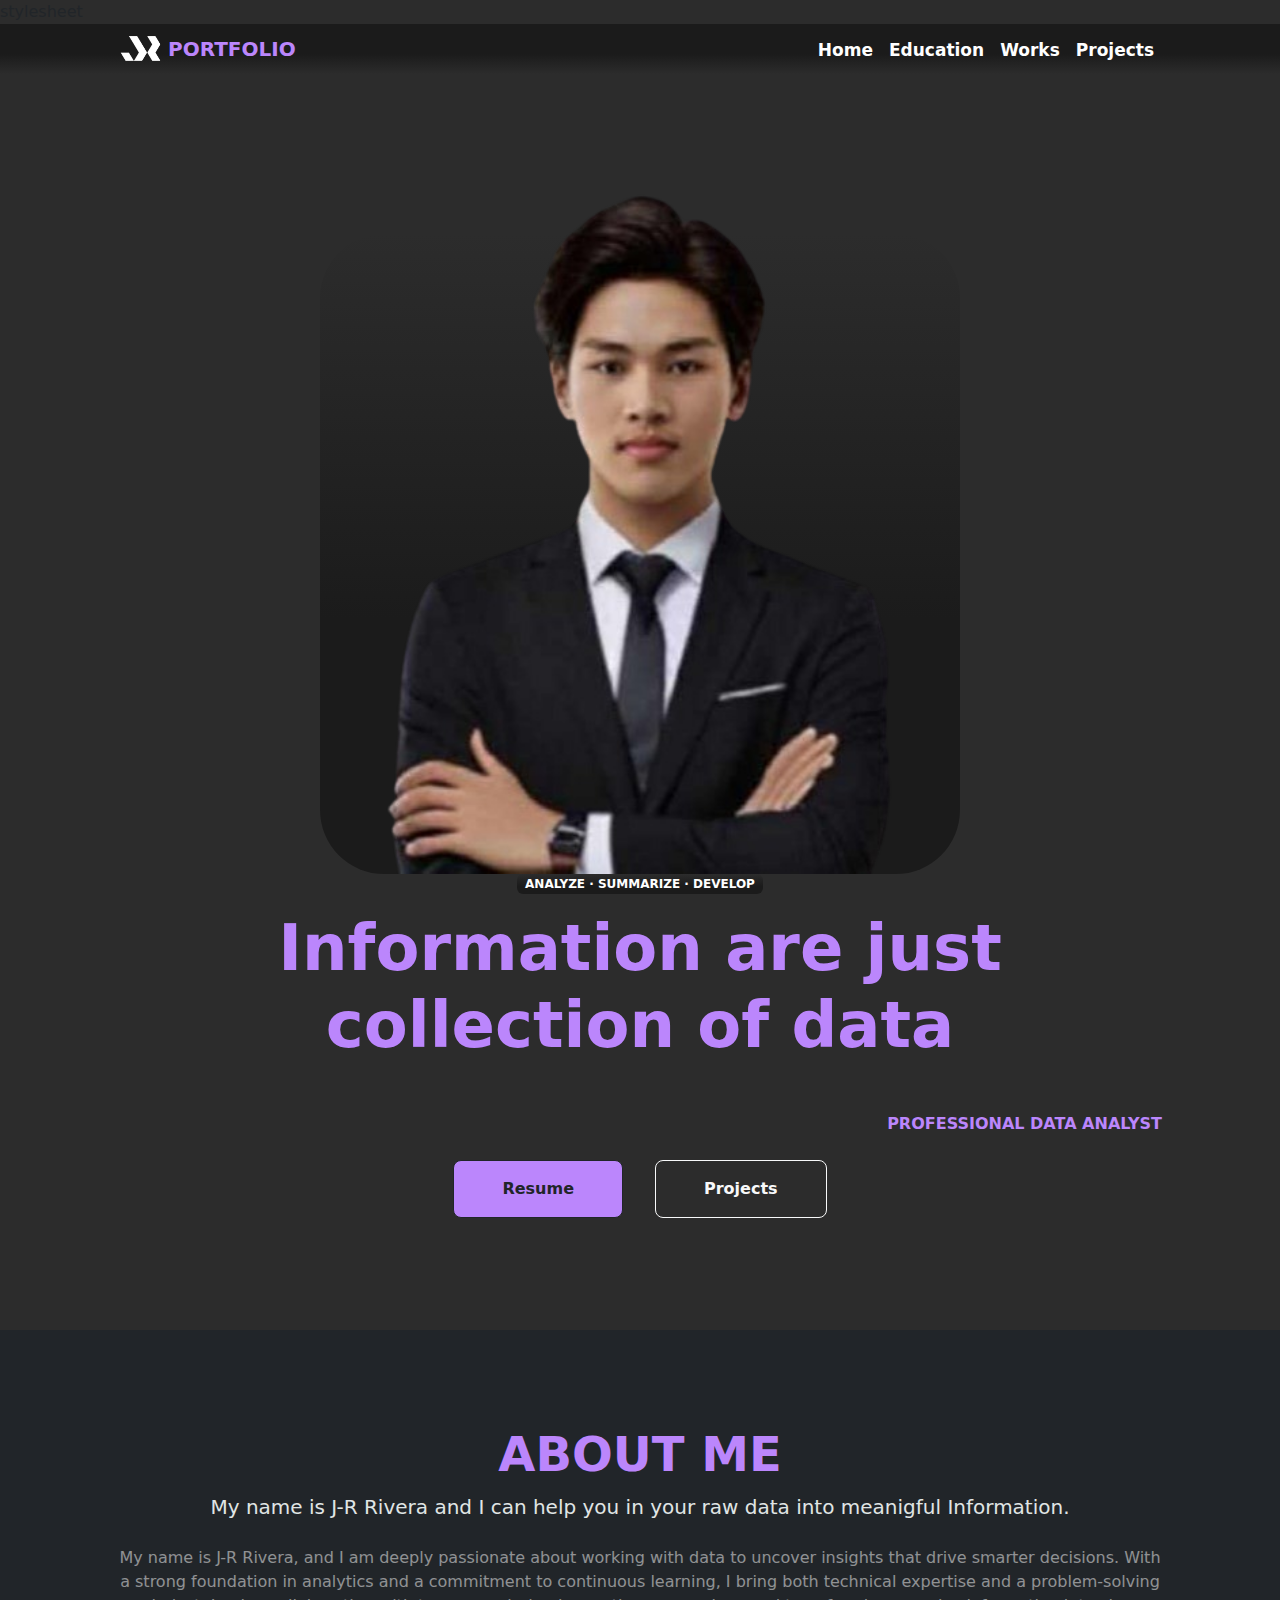
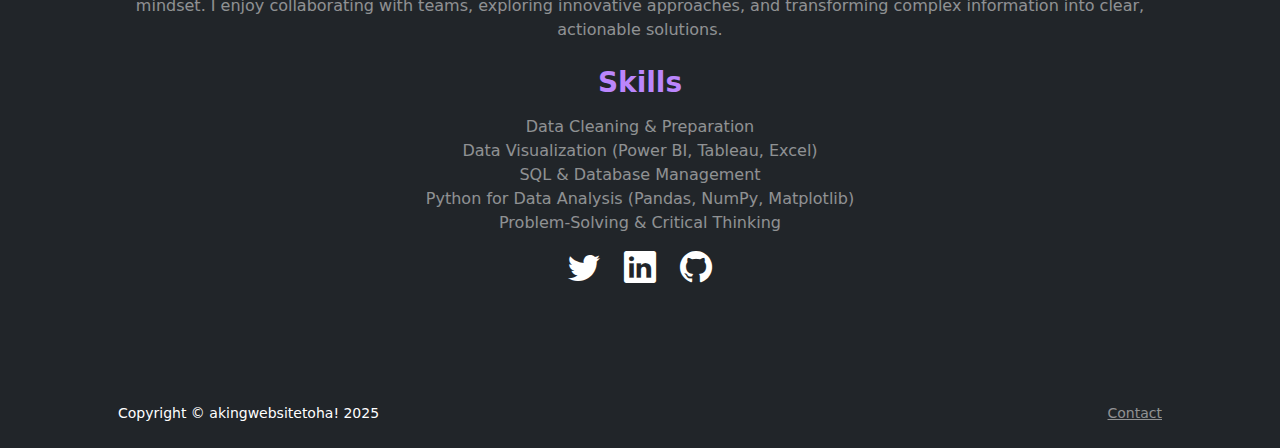
<file: index.html>
stylesheet<!DOCTYPE html>
<html lang="en">
<head>
  <meta charset="UTF-8">
  <meta name="viewport" content="width=device-width, initial-scale=1.0">
  <link rel="stylesheet" href="./bootstrap-5.3.7-dist/css/bootstrap.min.css">
  <link rel="stylesheet" href="design.css">
<link href="https://cdn.jsdelivr.net/npm/bootstrap-icons@1.8.1/font/bootstrap-icons.css" rel="stylesheet" />

  <script src="./bootstrap-5.3.7-dist/js/bootstrap.min.js"></script>
  <title>Portfolio</title>
</head>
<body class="d-flex flex-column h-100">
  <main class="flex-shrink-0">
    <nav class="navbar sticky-top navbar-expand-lg navbar-dark py-3">
      <div class="container px-5">
        <img src="./images/image-removebg-preview (1).png" href="index.html" alt="logo" width="50" height="30">
        <a class="navbar-brand" href="index.html"><span class="fw-bolder text-aliceblue">PORTFOLIO</span></a>
        <button class="navbar-toggler" type="button" data-bs-toggle="collapse" 
                data-bs-target="#navbarSupportedContent" aria-controls="navbarSupportedContent" 
                aria-expanded="false" aria-label="Toggle navigation">
          <span class="navbar-toggler-icon"></span>
        </button>
        <div class="collapse navbar-collapse" id="navbarSupportedContent">
          <ul class="navbar-nav ms-auto mb-2 mb-lg-0 small fw-bolder">
            <li class="nav-item"><a class="nav-link " href="index.html">Home</a></li>
            <li class="nav-item"><a class="nav-link" href="Education.html">Education</a></li>
       
            <li class="nav-item"><a class="nav-link" href="Works.html">Works</a></li>
            <li class="nav-item"><a class="nav-link" href="Projects.html">Projects</a></li>

          </ul>
        </div>
      </div>
    </nav>
 <header class="py-5">
                <div class="container px-5 pb-5">
                    <div class="row gx-5 align-items-center">
                        
                        <div class="col-xxl-7">
                           <!-- Header text content-->
                            <!-- Header  picture-->
                            <div class="d-flex justify-content-center mt-5 mt-xxl-0">
                                <div class="profile bg-gradient-primary-to-secondary">
                                    <!-- picture -->
                                    <img class="profile-img" src="./images/fdc45f35-34c0-4a87-b8de-c1d2f1d8788f-removebg-preview.png" alt="..." />
                                    </div>
                                </div>
                            </div>
                            <div class="col-xxl-5">
                           <!-- text -->
                            <div class="text-center text-xxl-start">
                                <div class="badge bg-gradient-primary-to-secondary text-white mb-3"><div class="text-uppercase">Analyze &middot; Summarize &middot; Develop</div></div>
                                <h1 class="display-3 fw-bolder mb-5"><span class="text-aliceblue d-inline">Information are just collection of data</span></h1>
                                <div class="fs-6 fw-bold text-aliceblue text-end mb-4">PROFESSIONAL DATA ANALYST</div>
                                <div class="d-grid gap-3 d-sm-flex justify-content-sm-center justify-content-xxl-start mb-3">
                                    <a id="Resume" class="btn btn-primary btn-outline-dark btn-lg px-5 py-3 me-sm-3 fs-6 fw-bolder" href="./resume/Resume.pdf">Resume</a>
                                    <a class="btn btn-outline-light btn-lg px-5 py-3 fs-6 fw-bolder" href="projects.html">Projects</a>
                                </div>
                            </div>
                        </div>
                        </div>
                    </div>
                </div>
            </header>
             <!-- About Meeee-->
            <section class="bg-dark py-5">
                <div class="container px-5">
                    <div class="row gx-5 justify-content-center">
                        <div class="col-xxl-8">
                            <div class="text-center my-5">
                                <h2 class="display-5 text-aliceblue text-uppercase fw-bolder"><span class="text-gradient d-inline">About Me</span></h2>
                                <p class="lead text-custom fw-light mb-4">My name is J-R Rivera and I can help you in your raw data into meanigful Information.</p>
                               <!-- Details -->
                                
                                        <p class="text-white-50">
                                          My name is J-R Rivera, and I am deeply passionate about working with data to uncover insights that drive smarter decisions. 
                                          With a strong foundation in analytics and a commitment to continuous learning, I bring both technical expertise and a 
                                          problem-solving mindset. I enjoy collaborating with teams, exploring innovative approaches, and transforming complex 
                                          information into clear, actionable solutions.
                                        </p>

                                        <!-- Skills -->
                                        <h3 class=" fw-bold mt-4 mb-3 text-aliceblue">Skills</h3>
                                        <ul class="text-white-50 list-custom list-unstyled">
                                          <li>Data Cleaning & Preparation</li>
                                          <li>Data Visualization (Power BI, Tableau, Excel)</li>
                                          <li>SQL & Database Management</li>
                                          <li>Python for Data Analysis (Pandas, NumPy, Matplotlib)</li>
                                          <li>Problem-Solving & Critical Thinking</li>
                                        </ul>

                                         <div class="d-flex justify-content-center fs-2 gap-4">

                                      <a class="text-white " href="#!"><i class="bi bi-twitter"></i></a>
                                      <a class="text-white " href="#!"><i class="bi bi-linkedin"></i></a>
                                      <a class="text-white " href="#!"><i class="bi bi-github"></i></a>
                                    </div>
                            </div>
                        </div>
                    </div>
                </div>
            </section>

  </main>
  <!-- footing  -->
  <footer class="bg-dark py-4 mt-auto">
            <div class="container px-5">
                <div class="row align-items-center justify-content-between flex-column flex-sm-row">
                    <div class="col-auto text-white"><div class="small m-0">Copyright &copy; akingwebsitetoha! 2025</div></div>
                    <div class="col-auto">
           
                        <a class="small text-white-50" href="contact.html">Contact</a>
                    </div>
                </div>
            </div>
        </footer>

        <script>
        document.getElementById('Resume').addEventListener('click', function() {
        window.alert("Go to my Resume?");
          });
        </script>
</body>
</html>
</file>
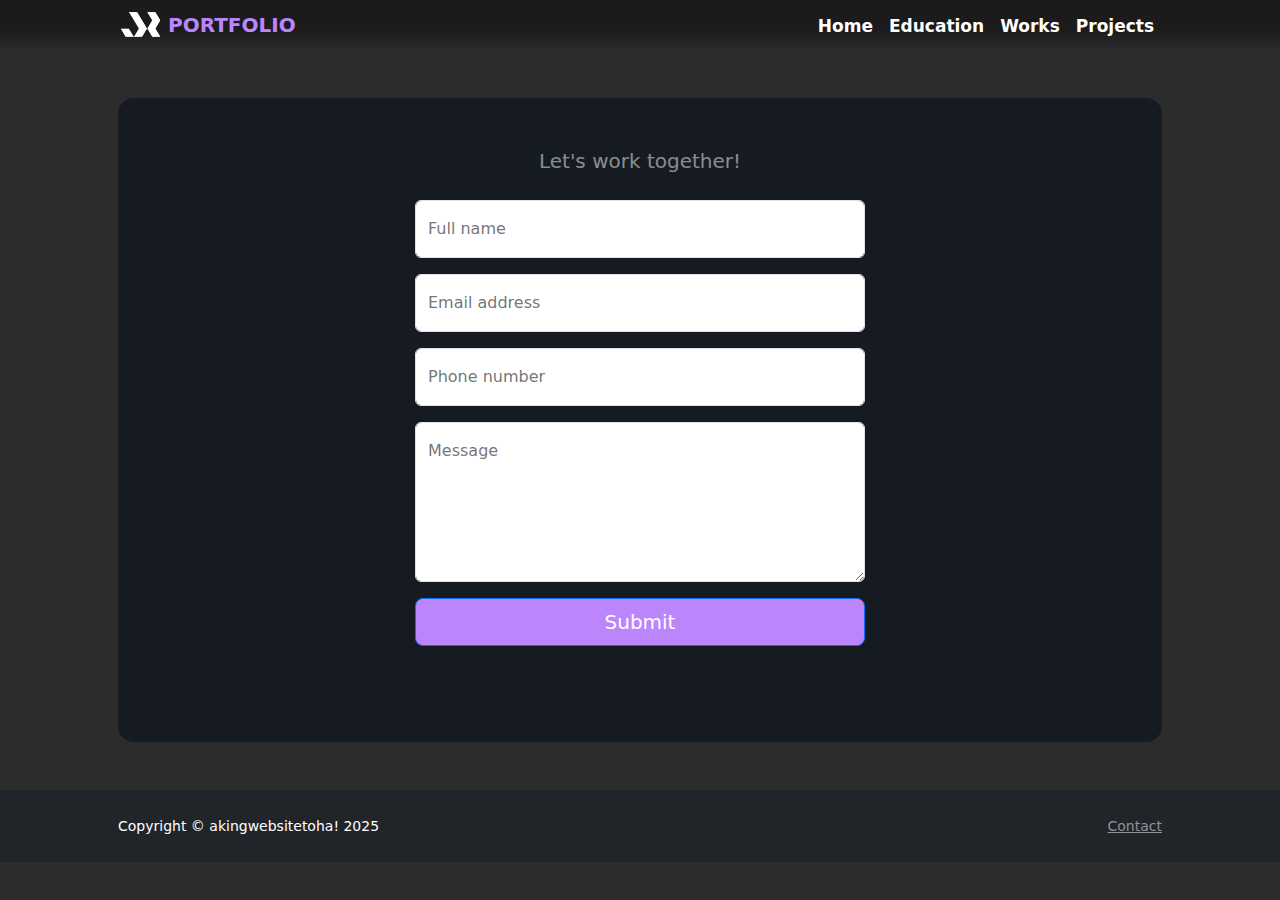
<file: contact.html>
<!DOCTYPE html>
<html lang="en">
<head>
  <meta charset="UTF-8">
  <meta name="viewport" content="width=device-width, initial-scale=1.0">
  <link rel="stylesheet" href="./bootstrap-5.3.7-dist/css/bootstrap.min.css">
  <link rel="stylesheet" href="design.css">
<link href="https://cdn.jsdelivr.net/npm/bootstrap-icons@1.8.1/font/bootstrap-icons.css" rel="stylesheet" />

  <script src="./bootstrap-5.3.7-dist/js/bootstrap.min.js"></script>
  <title>Portfolio</title>
</head>
<body class="d-flex flex-column h-100">
  <main class="flex-shrink-0">
    <nav class="navbar sticky-top navbar-expand-lg navbar-dark py-3">
      <div class="container px-5">
        <img src="./images/image-removebg-preview (1).png" href="index.html" alt="logo" width="50" height="30">
        <a class="navbar-brand" href="index.html"><span class="fw-bolder text-aliceblue">PORTFOLIO</span></a>
        <button class="navbar-toggler" type="button" data-bs-toggle="collapse" 
                data-bs-target="#navbarSupportedContent" aria-controls="navbarSupportedContent" 
                aria-expanded="false" aria-label="Toggle navigation">
          <span class="navbar-toggler-icon"></span>
        </button>
        <div class="collapse navbar-collapse" id="navbarSupportedContent">
          <ul class="navbar-nav ms-auto mb-2 mb-lg-0 small fw-bolder">
            <li class="nav-item"><a class="nav-link " href="index.html">Home</a></li>
            <li class="nav-item"><a class="nav-link" href="education.html">Education</a></li>
       
            <li class="nav-item"><a class="nav-link" href="works.html">Works</a></li>
            <li class="nav-item"><a class="nav-link" href="projects.html">Projects</a></li>
           
          </ul>
        </div>
      </div>
    </nav>

    <section class="py-5">
                <div class="container px-5">
                    <!-- Contact form-->
                    <div class="bg-secondary-custom rounded-4 py-5 px-4 px-md-5">
                        <div class="text-center mb-5">
                           
                            <p class="lead fw-normal text-white-50 mb-4">Let's work together!</p>
                       
                        <div class="row gx-5 justify-content-center">
                            <div class="col-lg-8 col-xl-6">
                     
                                <form id="contactForm" data-sb-form-api-token="API_TOKEN">
                                    <!-- Name input-->
                                    <div class="form-floating mb-3">
                                        <input class="form-control" id="name" type="text" placeholder="Enter your name..." data-sb-validations="required" />
                                        <label for="name">Full name</label>
                                        <div class="invalid-feedback" data-sb-feedback="name:required">A name is required.</div>
                                    </div>
                                    <!-- Email address input-->
                                    <div class="form-floating mb-3">
                                        <input class="form-control" id="email" type="email" placeholder="name@example.com" data-sb-validations="required,email" />
                                        <label for="email">Email address</label>
                                        <div class="invalid-feedback" data-sb-feedback="email:required">An email is required.</div>
                                        <div class="invalid-feedback" data-sb-feedback="email:email">Email is not valid.</div>
                                    </div>
                                    <!-- Phone number input-->
                                    <div class="form-floating mb-3">
                                        <input class="form-control" id="phone" type="tel" placeholder="(123) 456-7890" data-sb-validations="required" />
                                        <label for="phone">Phone number</label>
                                        <div class="invalid-feedback" data-sb-feedback="phone:required">A phone number is required.</div>
                                    </div>
                                    <!-- Message input-->
                                    <div class="form-floating mb-3">
                                        <textarea class="form-control" id="message" type="text" placeholder="Enter your message here..." style="height: 10rem" data-sb-validations="required"></textarea>
                                        <label for="message">Message</label>
                                        <div class="invalid-feedback" data-sb-feedback="message:required">A message is required.</div>
                                    </div>
                                  
                                    
                                  <!-- Submit Button-->
                                    <div class="d-grid"><button class="btn btn-primary btn-lg " id="submitButton" type="submit">Submit</button></div>
                                </form>
                            </div>
                        </div>
                    </div>
                </div>
            </section>
    

  </main>
  <!-- footing  -->
  <footer class="bg-dark py-4 mt-auto">
            <div class="container px-5">
                <div class="row align-items-center justify-content-between flex-column flex-sm-row">
                    <div class="col-auto text-white"><div class="small m-0">Copyright &copy; akingwebsitetoha! 2025</div></div>
                    <div class="col-auto">
                     
                        <a class="small text-white-50" href="contact.html">Contact</a>
                    </div>
                </div>
            </div>
        </footer>
</body>
</html>
</file>
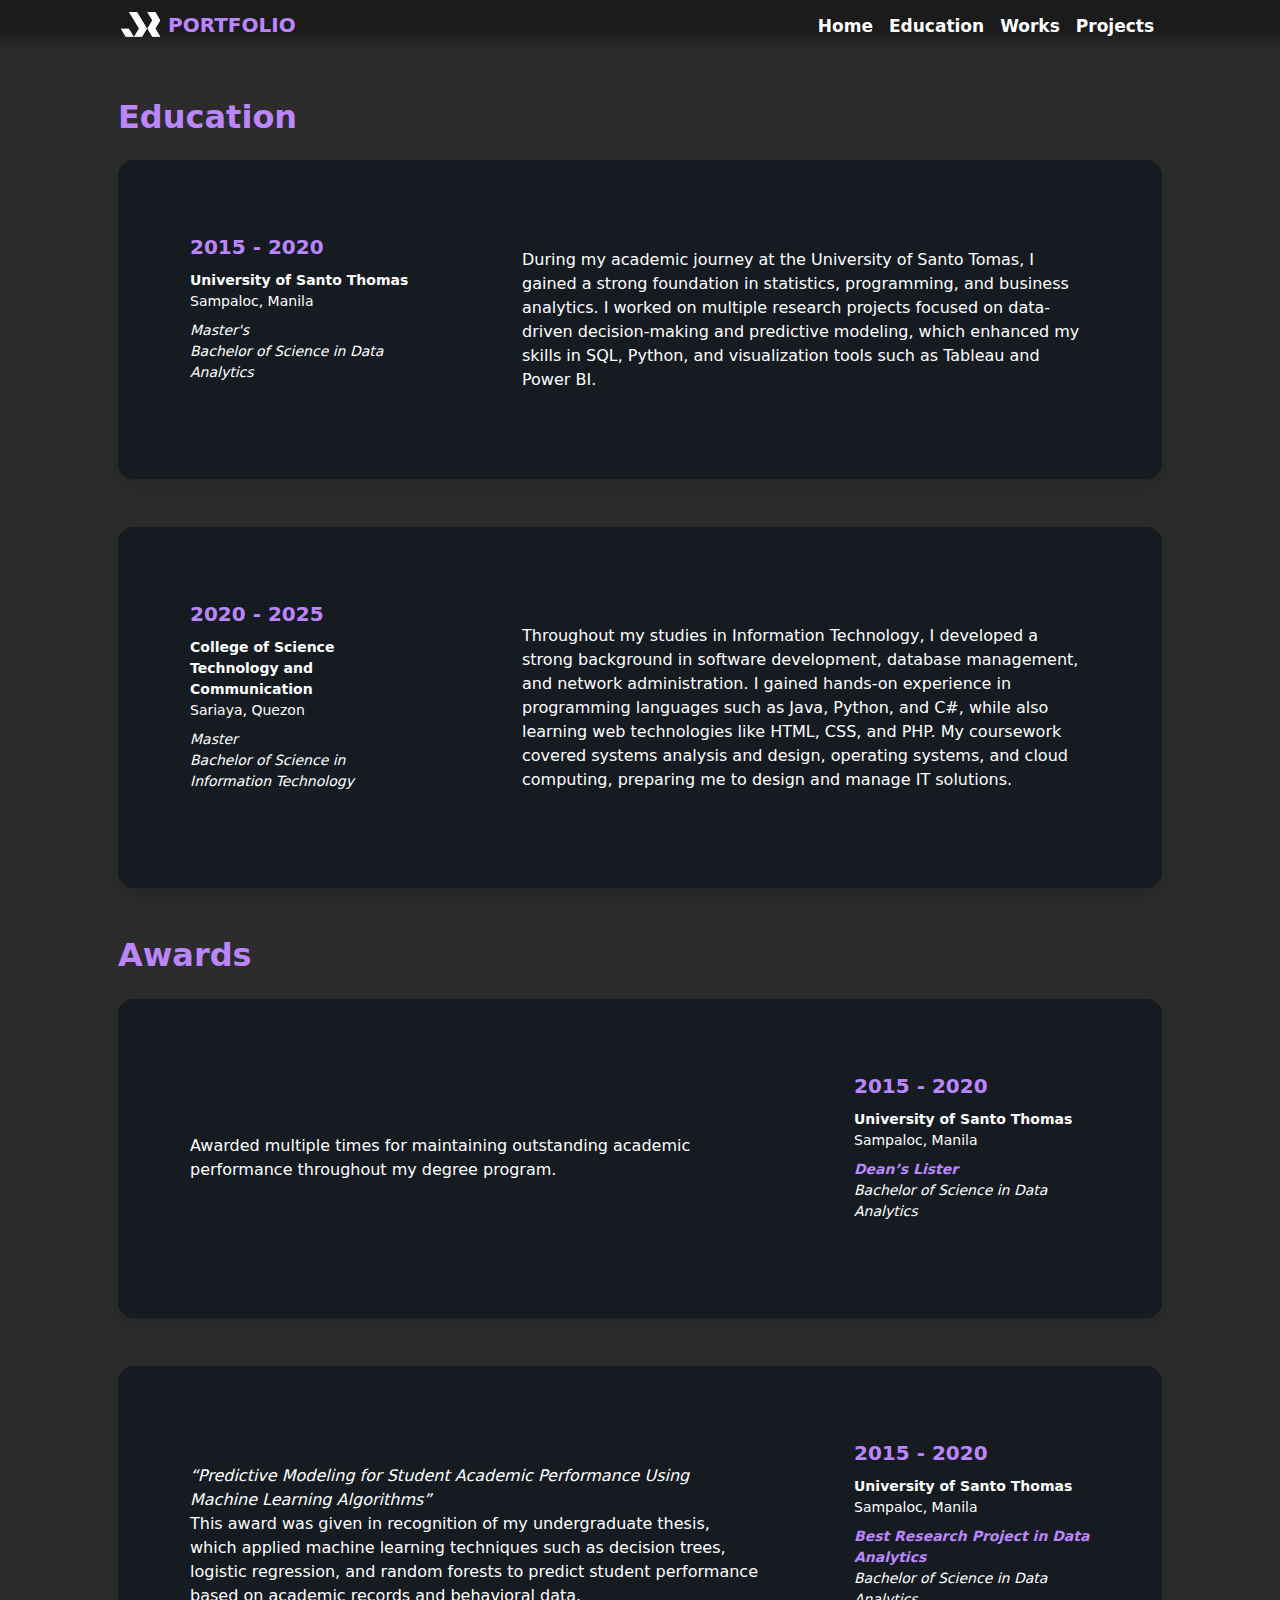
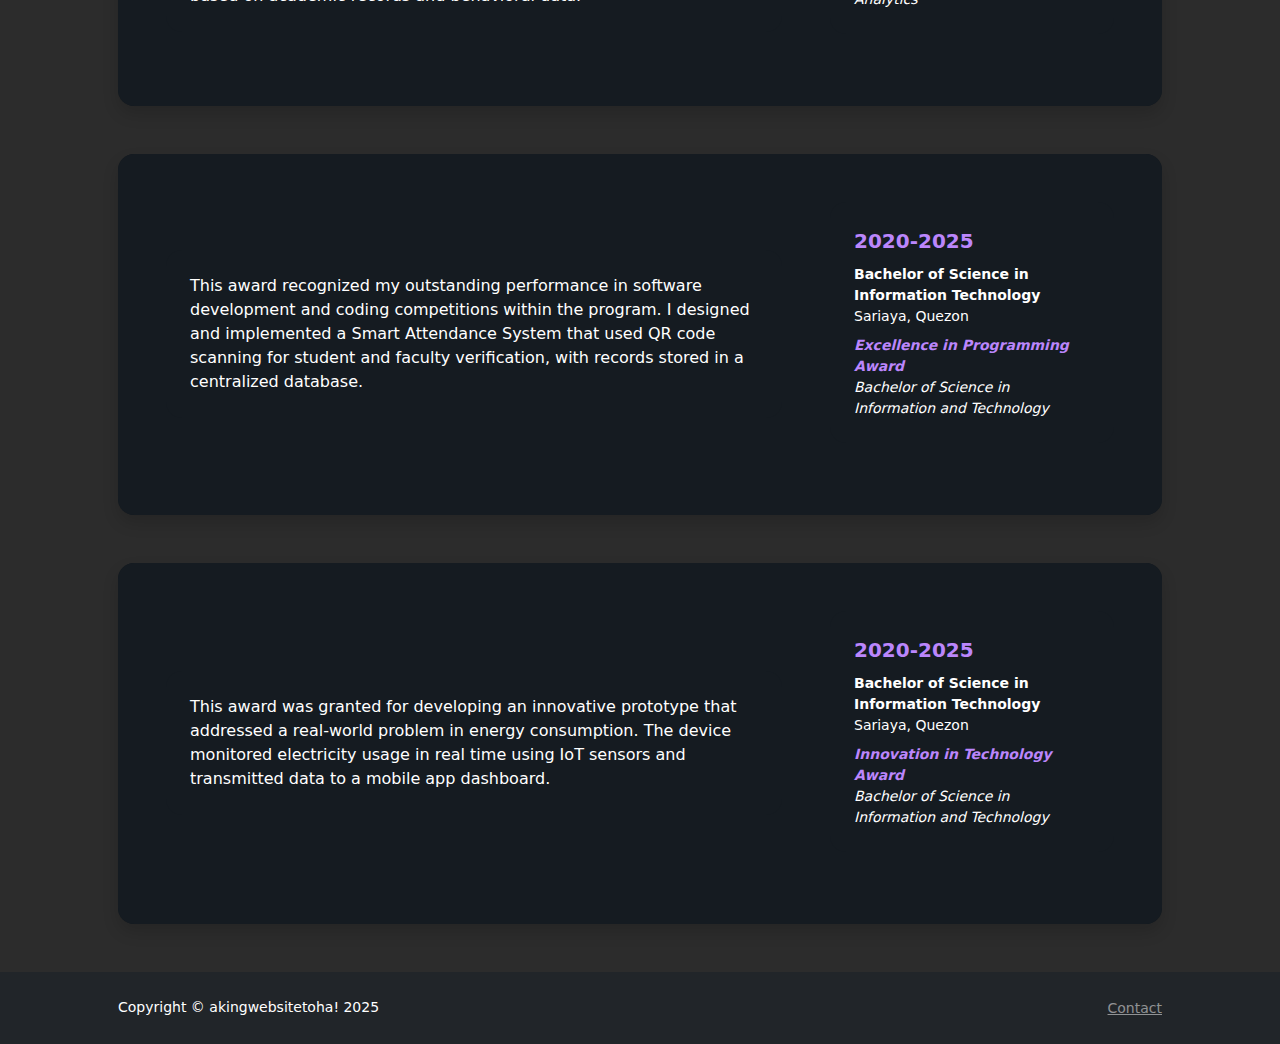
<file: education.html>
<!DOCTYPE html>
<html lang="en">
<head>
  <meta charset="UTF-8">
  <meta name="viewport" content="width=device-width, initial-scale=1.0">
  <link rel="stylesheet" href="./bootstrap-5.3.7-dist/css/bootstrap.min.css">
  <link rel="stylesheet" href="design.css">
<link href="https://cdn.jsdelivr.net/npm/bootstrap-icons@1.8.1/font/bootstrap-icons.css" rel="stylesheet" />

  <script src="./bootstrap-5.3.7-dist/js/bootstrap.min.js"></script>
  <title>Portfolio</title>
</head>
<body class="d-flex flex-column h-100">
  <main class="flex-shrink-0">
    <nav class="navbar sticky-top navbar-expand-lg navbar-dark py-3">
      <div class="container px-5">
        <img src="./images/image-removebg-preview (1).png" href="index.html" alt="logo" width="50" height="30">
        <a class="navbar-brand" href="index.html"><span class="fw-bolder text-aliceblue">PORTFOLIO</span></a>
        <button class="navbar-toggler" type="button" data-bs-toggle="collapse" 
                data-bs-target="#navbarSupportedContent" aria-controls="navbarSupportedContent" 
                aria-expanded="false" aria-label="Toggle navigation">
          <span class="navbar-toggler-icon"></span>
        </button>
        <div class="collapse navbar-collapse" id="navbarSupportedContent">
          <ul class="navbar-nav ms-auto mb-2 mb-lg-0 small fw-bolder">
            <li class="nav-item"><a class="nav-link " href="index.html">Home</a></li>
            <li class="nav-item"><a class="nav-link " href="education.html">Education</a></li>
        
            <li class="nav-item"><a class="nav-link" href="works.html">Works</a></li>
            <li class="nav-item"><a class="nav-link" href="projects.html">Projects</a></li>

          </ul>
        </div>
      </div>
    </nav>

       
    <div class="container px-5 my-5">
       <!-- Education Section-->
                        <section>
                            <h2 class="text-aliceblue fw-bolder mb-4">Education</h2>
                            <!-- Education Card 1-->
                         <div class="card shadow bg-secondary-custom  border-0 rounded-4 mb-5">
                                  <div class="card-body bg-secondary-custom p-5">
                                    <div class="row align-items-center gx-5">
                                      
                                      <!-- Left -->
                                      <div class="col text-center text-lg-start mb-4 mb-lg-0">
                                        <div class="bg-secondary-custom text-white p-4 rounded-4">
                                          <div class="fw-bolder fs-5 text-aliceblue mb-2">2015 - 2020</div>
                                          <div class="mb-2">
                                            <div class="small fw-bolder">University of Santo Thomas</div>
                                            <div class="small">Sampaloc, Manila</div>
                                          </div>
                                          <div class="fst-italic">
                                            <div class="small">Master's</div>
                                            <div class="small">Bachelor of Science in Data Analytics</div>
                                          </div>
                                        </div>
                                      </div>
                                      
                                      <!-- Right -->
                                      <div class="col-lg-8">
                                        <div class="bg-secondary-custom text-white p-4 rounded-4">
                                           During my academic journey at the University of Santo Tomas, I gained a strong foundation 
                                            in statistics, programming, and business analytics. I worked on multiple research projects 
                                            focused on data-driven decision-making and predictive modeling, which enhanced my skills 
                                            in SQL, Python, and visualization tools such as Tableau and Power BI.
                                        </div>
                                      </div>
                                      
                                    </div>
                                  </div>
                                </div>
                                <!-- 2nd -->
                                <div class="card shadow bg-secondary-custom  border-0 rounded-4 mb-5">
                                  <div class="card-body bg-secondary-custom p-5">
                                    <div class="row align-items-center gx-5">
                                      
                                      <!-- Left -->
                                      <div class="col text-center text-lg-start mb-4 mb-lg-0">
                                        <div class="bg-secondary-custom text-white p-4 rounded-4">
                                          <div class="fw-bolder fs-5 text-aliceblue mb-2">2020 - 2025</div>
                                          <div class="mb-2">
                                            <div class="small fw-bolder">College of Science Technology and Communication</div>
                                            <div class="small">Sariaya, Quezon</div>
                                          </div>
                                          <div class="fst-italic">
                                            <div class="small">Master</div>
                                            <div class="small">Bachelor of Science in Information Technology</div>
                                          </div>
                                        </div>
                                      </div>
                                      
                                      <!-- Right -->
                                      <div class="col-lg-8">
                                        <div class="bg-secondary-custom text-white p-4 rounded-4">
                                             Throughout my studies in Information Technology, I developed a strong background in software 
                                                  development, database management, and network administration. I gained hands-on experience 
                                                  in programming languages such as Java, Python, and C#, while also learning web technologies 
                                                  like HTML, CSS, and PHP. My coursework covered systems analysis and design, operating systems, 
                                                  and cloud computing, preparing me to design and manage IT solutions. 
                                        </div>
                                      </div>
                                      
                                    </div>
                                  </div>
                                </div>
                        </section>
                        
<!-- Awards Section-->

                        <section>
                            <h2 class="text-aliceblue fw-bolder mb-4">Awards</h2>
                            <!-- award Card 1-->
                         <div class="card shadow bg-secondary-custom  border-0 rounded-4 mb-5">
                                  <div class="card-body bg-secondary-custom p-5">
                                    <div class="row align-items-center gx-5">
                                      
                                      <!-- Left -->
                                     <div class="col-lg-8">
                                        <div class="bg-secondary-custom text-white p-4 rounded-4">
                                           Awarded multiple times for maintaining outstanding academic performance throughout my degree program.
                                        </div>
                                      </div>
                                       <!-- Right --> <div class="col text-center text-lg-start mb-4 mb-lg-0">
                                        <div class="bg-secondary-custom text-white p-4 rounded-4">
                                          <div class="fw-bolder fs-5 text-aliceblue mb-2">2015 - 2020</div>
                                          <div class="mb-2">
                                            <div class="small fw-bolder">University of Santo Thomas</div>
                                            <div class="small">Sampaloc, Manila</div>
                                          </div>
                                          <div class="fst-italic">
                                            <div class="small text-aliceblue fw-bolder">Dean’s Lister</div>
                                            <div class="small">Bachelor of Science in Data Analytics</div>
                                          </div>
                                        </div>
                                      </div>
                                    </div>
                                  </div>
                                </div>
                                <!-- award car2 -->
                                 <div class="card shadow bg-secondary-custom  border-0 rounded-4 mb-5">
                                  <div class="card-body bg-secondary-custom p-5">
                                    <div class="row align-items-center gx-5">
                                      
                                      <!-- Left -->
                                     <div class="col-lg-8">
                                        <div class="bg-secondary-custom text-white p-4 rounded-4">
                                          <div class="fst-italic"> “Predictive Modeling for Student Academic Performance Using Machine Learning Algorithms”
                                              </div>This award was given in recognition of my undergraduate thesis, which applied machine learning techniques such as decision trees, logistic regression, and random forests to predict student performance based on academic records and behavioral data.
                                        </div>
                                      </div>
                                       <!-- Right --> <div class="col text-center text-lg-start mb-4 mb-lg-0">
                                        <div class="bg-secondary-custom text-white p-4 rounded-4">
                                          <div class="fw-bolder fs-5 text-aliceblue mb-2">2015 - 2020</div>
                                          <div class="mb-2">
                                            <div class="small fw-bolder">University of Santo Thomas</div>
                                            <div class="small">Sampaloc, Manila</div>
                                          </div>
                                          <div class="fst-italic">
                                            <div class="small text-aliceblue fw-bolder">Best Research Project in Data Analytics</div>
                                            <div class="small">Bachelor of Science in Data Analytics</div>
                                          </div>
                                        </div>
                                      </div>
                                    </div>
                                  </div>
                                </div>
                                 <!-- award 3     -->
                                   <div class="card shadow bg-secondary-custom  border-0 rounded-4 mb-5">
                                  <div class="card-body bg-secondary-custom p-5">
                                    <div class="row align-items-center gx-5">
                                      
                                      <!-- Left -->
                                     <div class="col-lg-8">
                                        <div class="bg-secondary-custom text-white p-4 rounded-4">
                                          This award recognized my outstanding performance in software development and coding competitions within the program. I designed and implemented a Smart Attendance System that used QR code scanning for student and faculty verification, with records stored in a centralized database.
                                        </div>
                                      </div>
                                       <!-- Right --> <div class="col text-center text-lg-start mb-4 mb-lg-0">
                                        <div class="bg-secondary-custom text-white p-4 rounded-4">
                                          <div class="fw-bolder fs-5 text-aliceblue mb-2">2020-2025</div>
                                          <div class="mb-2">
                                            <div class="small fw-bolder">Bachelor of Science in Information Technology</div>
                                            <div class="small">Sariaya, Quezon</div>
                                          </div>
                                          <div class="fst-italic">
                                            <div class="small text-aliceblue fw-bolder">Excellence in Programming Award</div>
                                            <div class="small">Bachelor of Science in Information and Technology</div>
                                          </div>
                                        </div>
                                      </div>
                                    </div>
                                  </div>
                                </div>
                                <!-- award 4 -->
                                      <div class="card shadow bg-secondary-custom  border-0 rounded-4 mb-5">
                                  <div class="card-body bg-secondary-custom p-5">
                                    <div class="row align-items-center gx-5">
                                      
                                      <!-- Left -->
                                     <div class="col-lg-8">
                                        <div class="bg-secondary-custom text-white p-4 rounded-4">
                                         This award was granted for developing an innovative prototype that addressed a real-world problem in energy consumption. The device monitored electricity usage in real time using IoT sensors and transmitted data to a mobile app dashboard.
                                         </div>
                                      </div>
                                       <!-- Right --> <div class="col text-center text-lg-start mb-4 mb-lg-0">
                                        <div class="bg-secondary-custom text-white p-4 rounded-4">
                                          <div class="fw-bolder fs-5 text-aliceblue mb-2">2020-2025</div>
                                          <div class="mb-2">
                                            <div class="small fw-bolder">Bachelor of Science in Information Technology</div>
                                            <div class="small">Sariaya, Quezon</div>
                                          </div>
                                          <div class="fst-italic">
                                            <div class="small text-aliceblue fw-bolder">Innovation in Technology Award</div>
                                            <div class="small">Bachelor of Science in Information and Technology</div>
                                          </div>
                                        </div>
                                      </div>
                                    </div>
                                  </div>
                                </div>
   
                        </section>
                        
  
    </div>


                                      



  </main>
  <!-- footing  -->
  <footer class="bg-dark py-4 mt-auto">
            <div class="container px-5">
                <div class="row align-items-center justify-content-between flex-column flex-sm-row">
                    <div class="col-auto text-white"><div class="small m-0">Copyright &copy; akingwebsitetoha! 2025</div></div>
                    <div class="col-auto">
                     
                        <a class="small text-white-50" href="contact.html">Contact</a>
                    </div>
                </div>
            </div>
        </footer>
</body>
</html>
</file>
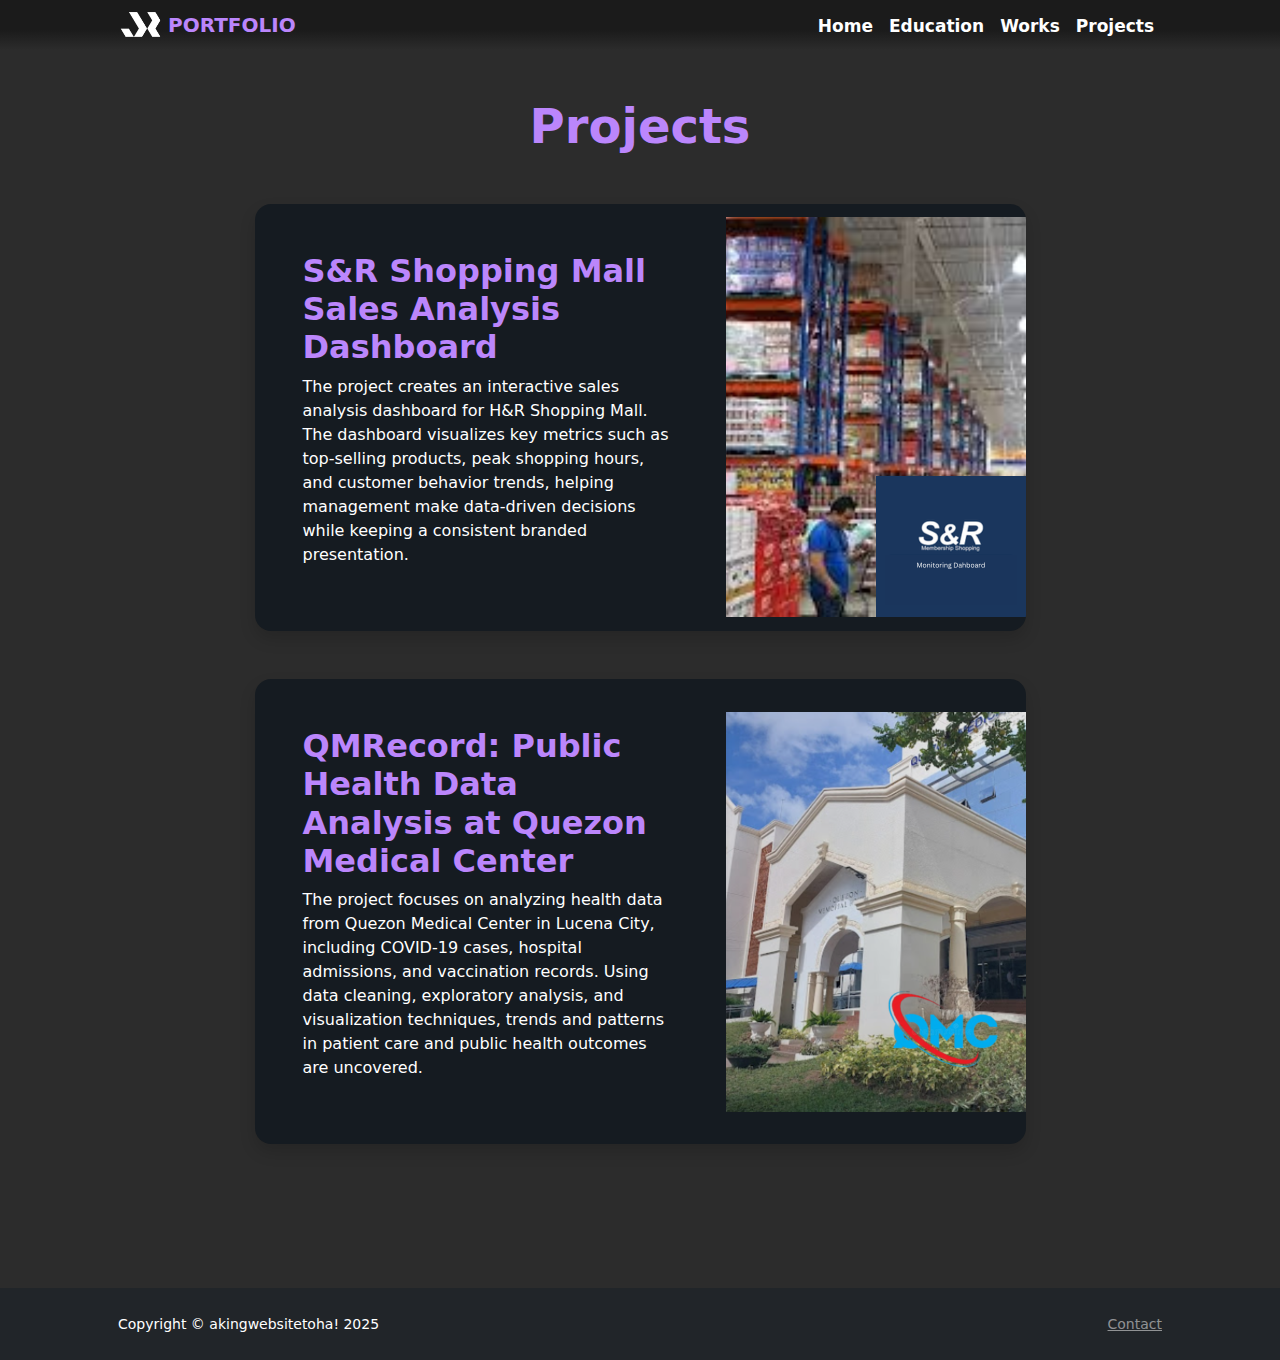
<file: projects.html>
<!DOCTYPE html>
<html lang="en">
<head>
  <meta charset="UTF-8">
  <meta name="viewport" content="width=device-width, initial-scale=1.0">
  <link rel="stylesheet" href="./bootstrap-5.3.7-dist/css/bootstrap.min.css">
  <link rel="stylesheet" href="design.css">
<link href="https://cdn.jsdelivr.net/npm/bootstrap-icons@1.8.1/font/bootstrap-icons.css" rel="stylesheet" />

  <script src="./bootstrap-5.3.7-dist/js/bootstrap.min.js"></script>
  <title>Portfolio</title>
</head>
<body class="d-flex flex-column h-100">
  <main class="flex-shrink-0">
    <nav class="navbar sticky-top navbar-expand-lg navbar-dark py-3">
      <div class="container px-5">
        <img src="./images/image-removebg-preview (1).png" href="index.html" alt="logo" width="50" height="30">
        <a class="navbar-brand" href="index.html"><span class="fw-bolder text-aliceblue">PORTFOLIO</span></a>
        <button class="navbar-toggler" type="button" data-bs-toggle="collapse" 
                data-bs-target="#navbarSupportedContent" aria-controls="navbarSupportedContent" 
                aria-expanded="false" aria-label="Toggle navigation">
          <span class="navbar-toggler-icon"></span>
        </button>
        <div class="collapse navbar-collapse" id="navbarSupportedContent">
          <ul class="navbar-nav ms-auto mb-2 mb-lg-0 small fw-bolder">
            <li class="nav-item"><a class="nav-link " href="index.html">Home</a></li>
            <li class="nav-item"><a class="nav-link" href="education.html">Education</a></li>
       
            <li class="nav-item"><a class="nav-link" href="works.html">Works</a></li>
            <li class="nav-item"><a class="nav-link" href="projects.html">Projects</a></li>

          </ul>
        </div>
      </div>
    </nav>

        <!-- Projects Section-->
            <section class="py-5">
                <div class="container px-5 mb-5">
                    <div class="text-center mb-5">
                        <h1 class="display-5 text-aliceblue fw-bolder mb-0"><span class=" d-inline">Projects</span></h1>
                    </div>
                    <div class="row gx-5  justify-content-center">
                        <div class="col-lg-11 col-xl-9 col-xxl-8">
                            <!-- Project Card 1-->
                            <div class="card card-hover-scale overflow-hidden bg-secondary-custom shadow rounded-4 border-0 mb-5">
                                <div class="card-body p-0">
                                    <div class="d-flex align-items-center">
                                        <div class="p-5">
                                            <h2 class="fw-bolder text-aliceblue">S&R Shopping Mall Sales Analysis Dashboard</h2>
                                            <p>The project creates an interactive sales analysis dashboard for H&R Shopping Mall. The dashboard visualizes key metrics such as top-selling products, peak shopping hours, and customer behavior trends, helping management make data-driven decisions while keeping a consistent branded presentation.</p>
                                        </div>
                                        <img class="img-fluid" src="./images/Monitoring Dahboard.png" alt="..." />
                                    </div>
                                </div>
                            </div>
                            <!-- Project Card 2-->
                          <div class="card card-hover-scale overflow-hidden bg-secondary-custom shadow rounded-4 border-0 mb-5">
                                <div class="card-body p-0">
                                    <div class="d-flex align-items-center">
                                        <div class="p-5">
                                            <h2 class="fw-bolder text-aliceblue">QMRecord: Public Health Data Analysis at Quezon Medical Center</h2>
                                            <p>The project focuses on analyzing health data from Quezon Medical Center in Lucena City, including COVID-19 cases, hospital admissions, and vaccination records. Using data cleaning, exploratory analysis, and visualization techniques, trends and patterns in patient care and public health outcomes are uncovered.</p>
                                          </div>
                                        <img class="img-fluid" src="./images/Monitoring Dahboard (1).png" alt="..." />
                                    </div>
                                </div>
                            </div>



                        </div>
                    </div>
                </div>
            </section>
  </main>
  <!-- footing  -->
  <footer class="bg-dark py-4 mt-auto">
            <div class="container px-5">
                <div class="row align-items-center justify-content-between flex-column flex-sm-row">
                    <div class="col-auto text-white"><div class="small m-0">Copyright &copy; akingwebsitetoha! 2025</div></div>
                    <div class="col-auto">
                       
                        <a class="small text-white-50" href="contact.html">Contact</a>
                    </div>
                </div>
            </div>
        </footer>
</body>
</html>
</file>
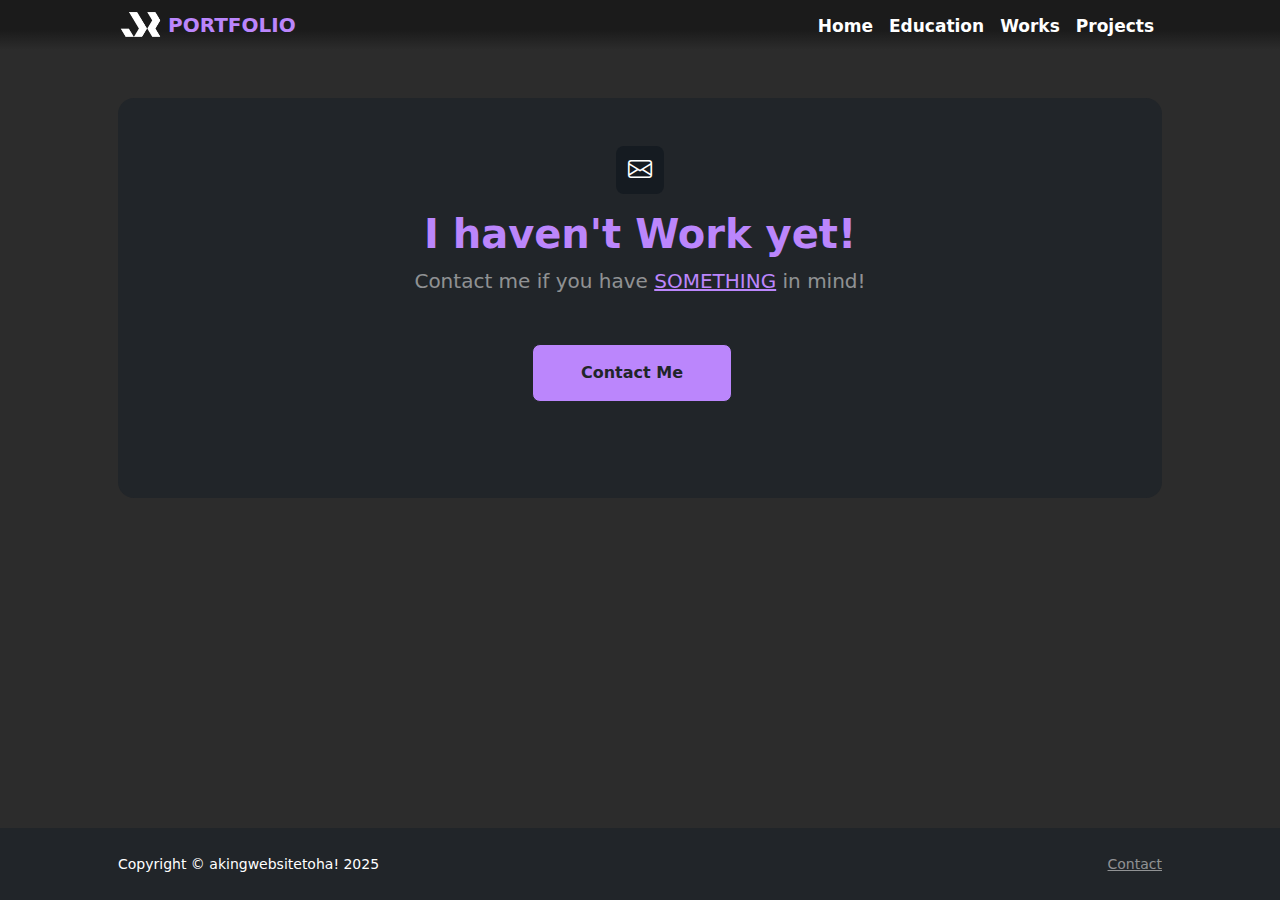
<file: works.html>
<!DOCTYPE html>
<html lang="en">
<head>
  <meta charset="UTF-8">
  <meta name="viewport" content="width=device-width, initial-scale=1.0">
  <link rel="stylesheet" href="./bootstrap-5.3.7-dist/css/bootstrap.min.css">
  <link rel="stylesheet" href="design.css">
  <link rel="stylesheet" href="footerdesign.css">
<link href="https://cdn.jsdelivr.net/npm/bootstrap-icons@1.8.1/font/bootstrap-icons.css" rel="stylesheet" />

  <script src="./bootstrap-5.3.7-dist/js/bootstrap.min.js"></script>
  <title>Portfolio</title>
</head>
<body class="d-flex flex-column h-100">
  <main class="flex-shrink-0">
    <nav class="navbar sticky-top navbar-expand-lg navbar-dark py-3">
      <div class="container px-5">
        <img src="./images/image-removebg-preview (1).png" href="index.html" alt="logo" width="50" height="30">
        <a class="navbar-brand" href="index.html"><span class="fw-bolder text-aliceblue">PORTFOLIO</span></a>
        <button class="navbar-toggler" type="button" data-bs-toggle="collapse" 
                data-bs-target="#navbarSupportedContent" aria-controls="navbarSupportedContent" 
                aria-expanded="false" aria-label="Toggle navigation">
          <span class="navbar-toggler-icon"></span>
        </button>
        <div class="collapse navbar-collapse" id="navbarSupportedContent">
          <ul class="navbar-nav ms-auto mb-2 mb-lg-0 small fw-bolder">
            <li class="nav-item"><a class="nav-link " href="index.html">Home</a></li>
            <li class="nav-item"><a class="nav-link" href="education.html">Education</a></li>
       
            <li class="nav-item"><a class="nav-link" href="works.html">Works</a></li>
            <li class="nav-item"><a class="nav-link" href="projects.html">Projects</a></li>
   
          </ul>
        </div>
      </div>
    </nav>

     <section class="py-5 center ">
                <div class="container px-5">
                    <!-- Contact form-->
                    <div class="bg-dark rounded-4 py-5 px-4 px-md-5">
                        <div class="text-center mb-5">
                            <div class="feature bg-secondary-custom text-white rounded-3 mb-3"><i class="bi bi-envelope"></i></div>
                            <h1 class="fw-bolder text-aliceblue">I haven't Work yet!</h1>
                            <p class="lead fw-normal text-white-50 mb-0">Contact me if you have <span style="text-decoration: underline;" class=" text-aliceblue">SOMETHING</span> in mind!</p>
                             <a class="btn btn-primary mt-5 btn-outline-dark btn-lg px-5 py-3 me-sm-3 fs-6 fw-bolder" href="contact.html">Contact Me</a>
                          </div>
                    </div>
                </div>
                
     </section>
     

  </main>
  <!-- footing  -->
  <footer class="bg-dark py-4  ">
            <div class="container px-5">
                <div class="row align-items-center justify-content-between flex-column flex-sm-row">
                    <div class="col-auto text-white"><div class="small m-0">Copyright &copy; akingwebsitetoha! 2025</div></div>
                    <div class="col-auto">
                       
                        <a class="small text-white-50" href="contact.html">Contact</a>
                    </div>
                </div>
            </div>
        </footer>
</body>
</html>
</file>
<file: design.css>
.nav-item, .nav-link:hover{
    color: beige;
    font-size: 17px;
    transition: .1s;

}
.navbar{
    margin-top: 0px;
    height: 50px ;
   background: linear-gradient(to bottom, #1b1b1b 0%, #1b1b1b 60%, #2c2c2c 100%);

}
.nav-item .nav-link {
    
  position: relative;
  color: white !important; /* text color */
  padding-bottom: 4px; /* space for underline */
  transition: color 0.3s ease;
}

/* underline effect */
.nav-item .nav-link::after {
  content: "";
  position: absolute;
  left: 0;
  bottom: 0;
  width: 0; /* hidden at start */
  height: 2px;
  background-color: beige;
  transition: width 0.3s ease; /* animate width */
}

/* on hover or active */
.nav-item .nav-link:hover::after,
.nav-item .nav-link.active::after {
  width: 100%; /* expands left → right */
}
.active{
    font-size: 17px;
}
.navbar-brand{
    color: rgb(236, 239, 242);
}
body{
 background-color: #2c2c2c;
}
#nav-baR{
    background-color: #292828 !important;
     box-shadow: 0 4px 6px -1px rgba(0, 0, 0, 0.3);
}


.carousel

/* this is the home
 */

.col{
    padding-top: 20px;
}
 .custom-row {
  width: 60%, 40%;
  margin: 0 auto;       /* Center the row horizontally */
  flex-wrap: wrap;      /* Allow wrapping on small screens */
}
.bg-gradient-primary-to-secondary {
   background: linear-gradient(to top, #1b1b1b 0%, #1b1b1b 40%, #2c2c2c 100%);
}

.profile {
  position: relative;
  height: 50vw;
  width: 50vw;
  border-radius: 5vw;
  margin-top: 5vw;
  max-height: 40rem;
  max-width: 40rem;
}
.profile .profile-img {
  height: 80vw;
  max-height: 45rem;
  position: absolute;
  bottom: 0;
  left: 50%;
  transform: translateX(-50%);
}
.text-aliceblue{
    color: #BB86fc;
}
.btn-primary{
      background-color: #BB86fc ;
}
.btn-primary:hover{
      background-color:#5C5551;
}
.fs-custom{
    font-size: 10px;
    color: #E0E5E5;
}
.text-custom{
    color: #E0E5E5;
}
.mb-4 {
  margin-bottom: 1.5rem !important;
}

.bg-secondary-custom {
  background-color:#151B21 !important; /* Bootstrap’s secondary background */
  color: #ffff !important; /* custom dark text */
    border-radius: inherit;
}

.list-custom li:hover {
  color: #BB86fc;   /* purple hover color */
  cursor: pointer;  /* optional: makes it feel clickable */
}
.feature {
  display: inline-flex;
  align-items: center;
  justify-content: center;
  height: 3rem;
  width: 3rem;
  font-size: 1.5rem;
}
.bg-light-dark{
  color: #161616;
}

.card-hover-scale {
  transition: transform 0.3s ease; /* smooth animation */
}

.card-hover-scale:hover {
  transform: scale(1.1); /* scales card by 10% */
  z-index: 10; /* optional: bring it above other elements */
}
@media (max-width: 378px) {
  .card-hover-scale .d-flex {
    flex-direction: column !important; /* stack items vertically */
    text-align: center; /* optional: center text */
  }

  .card-hover-scale img {
    width: 100%; /* make image full width */
    height: auto;
    margin-bottom: 1rem; /* spacing below the image */
  }

  .card-hover-scale .p-5 {
    padding: 1rem !important; /* reduce padding for small screens */
  }
    .navbar-brand {
    display: none;
  }


}
</file>
<file: footerdesign.css>
footer {
  position: fixed; /* keeps it at the bottom */
  bottom: 0;
  left: 0;
  width: 100%;
  z-index: 1000; /* stays above other content */
}
@media (max-width: 370px) {
 footer {
    position: static;  /* or relative */
  bottom: 0;
  left: 0;
  width: 100%;
  z-index: 1000;
  }}
</file>
